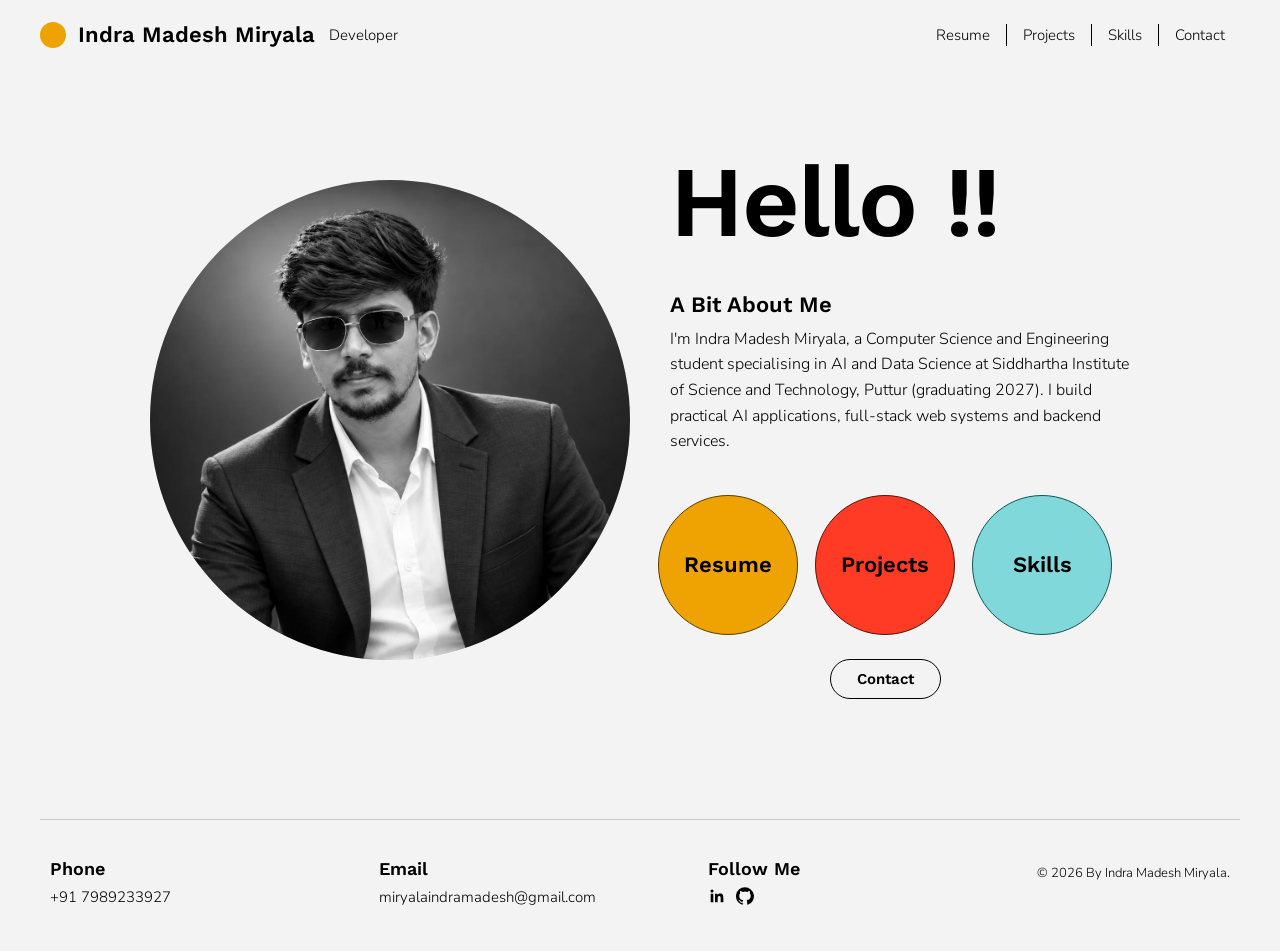
<file: index.html>
<!doctype html>
<html lang="en">
<head>
  <meta charset="utf-8" />
  <meta name="viewport" content="width=device-width, initial-scale=1" />
  <title>Indra Madesh Miryala | Developer</title>
  <meta name="description" content="Indra Madesh Miryala, AI-focused software developer and B.Tech Computer Science (AI & Data Science) student." />
  <meta property="og:title" content="Indra Madesh Miryala | Developer" />
  <meta property="og:description" content="Indra Madesh Miryala, AI-focused software developer and B.Tech Computer Science (AI & Data Science) student." />
  <meta property="og:type" content="website" />
  <link rel="icon" href="data:image/svg+xml,<svg xmlns='http://www.w3.org/2000/svg' viewBox='0 0 64 64'><circle cx='32' cy='32' r='30' fill='%23EEA302'/></svg>" />
  <link rel="preconnect" href="https://fonts.googleapis.com" />
  <link rel="preconnect" href="https://fonts.gstatic.com" crossorigin />
  <link href="https://fonts.googleapis.com/css2?family=Nunito+Sans:wght@300;400;700&family=Work+Sans:wght@600&display=swap" rel="stylesheet" />
  <link rel="stylesheet" href="styles.css" />
</head>
<!-- Content comes from content.js. Edit that file, not this one. -->
<body data-page="home">
  <a class="skip-link" href="#main">Skip to content</a>
  <header class="site-header" data-site-header></header>
  <main id="main" data-site-main>
    <noscript><div class="container page"><p>Please enable JavaScript to view this site.</p></div></noscript>
  </main>
  <footer class="site-footer" data-site-footer></footer>
  <script src="content.js"></script>
  <script src="site.js"></script>
</body>
</html>
</file>
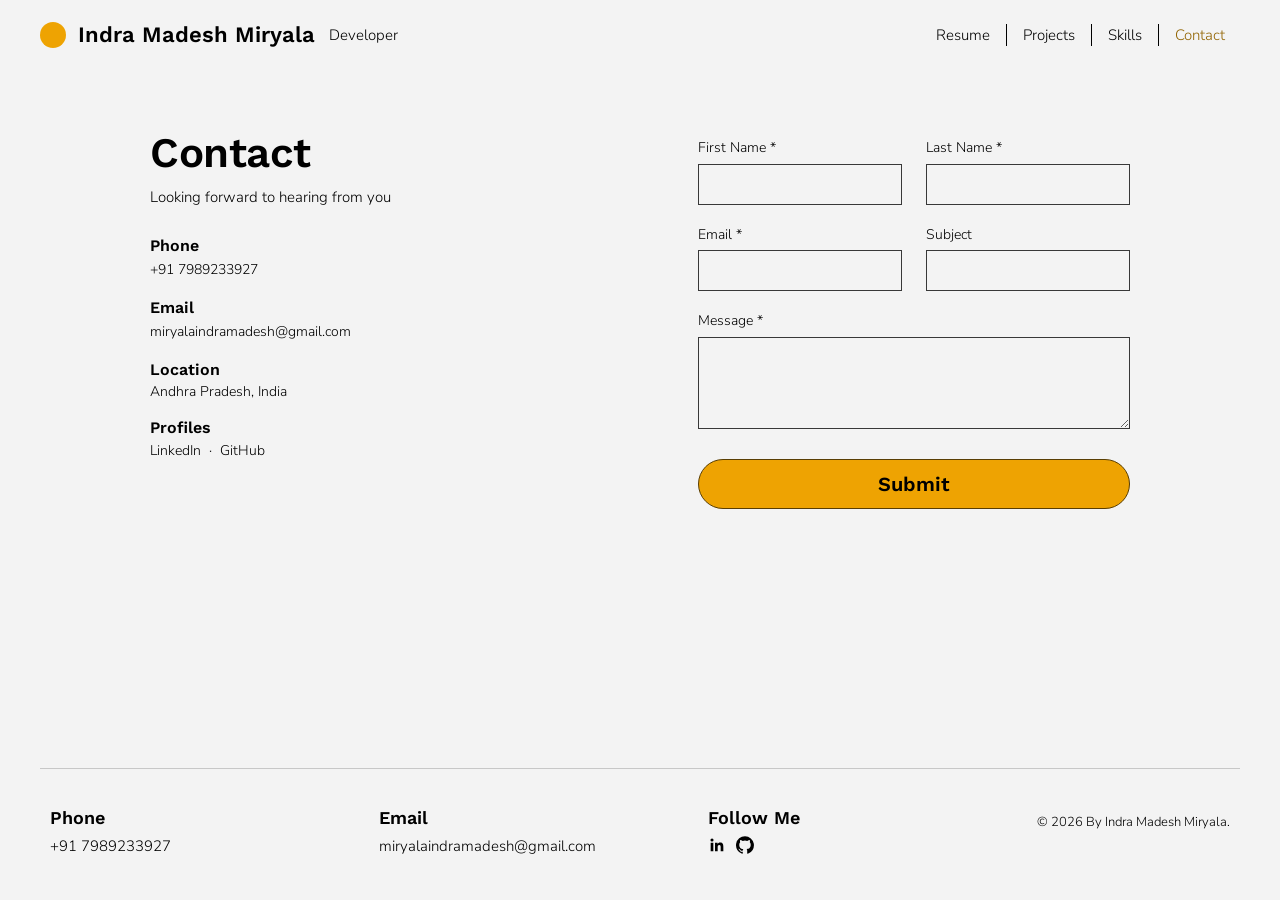
<file: contact.html>
<!doctype html>
<html lang="en">
<head>
  <meta charset="utf-8" />
  <meta name="viewport" content="width=device-width, initial-scale=1" />
  <title>Contact | Indra Madesh Miryala</title>
  <meta name="description" content="Contact Indra Madesh Miryala about internships and developer roles." />
  <meta property="og:title" content="Contact | Indra Madesh Miryala" />
  <meta property="og:description" content="Contact Indra Madesh Miryala about internships and developer roles." />
  <meta property="og:type" content="website" />
  <link rel="icon" href="data:image/svg+xml,<svg xmlns='http://www.w3.org/2000/svg' viewBox='0 0 64 64'><circle cx='32' cy='32' r='30' fill='%23EEA302'/></svg>" />
  <link rel="preconnect" href="https://fonts.googleapis.com" />
  <link rel="preconnect" href="https://fonts.gstatic.com" crossorigin />
  <link href="https://fonts.googleapis.com/css2?family=Nunito+Sans:wght@300;400;700&family=Work+Sans:wght@600&display=swap" rel="stylesheet" />
  <link rel="stylesheet" href="styles.css" />
</head>
<!-- Content comes from content.js. Edit that file, not this one. -->
<body data-page="contact">
  <a class="skip-link" href="#main">Skip to content</a>
  <header class="site-header" data-site-header></header>
  <main id="main" data-site-main>
    <noscript><div class="container page"><p>Please enable JavaScript to view this site.</p></div></noscript>
  </main>
  <footer class="site-footer" data-site-footer></footer>
  <script src="content.js"></script>
  <script src="site.js"></script>
</body>
</html>
</file>
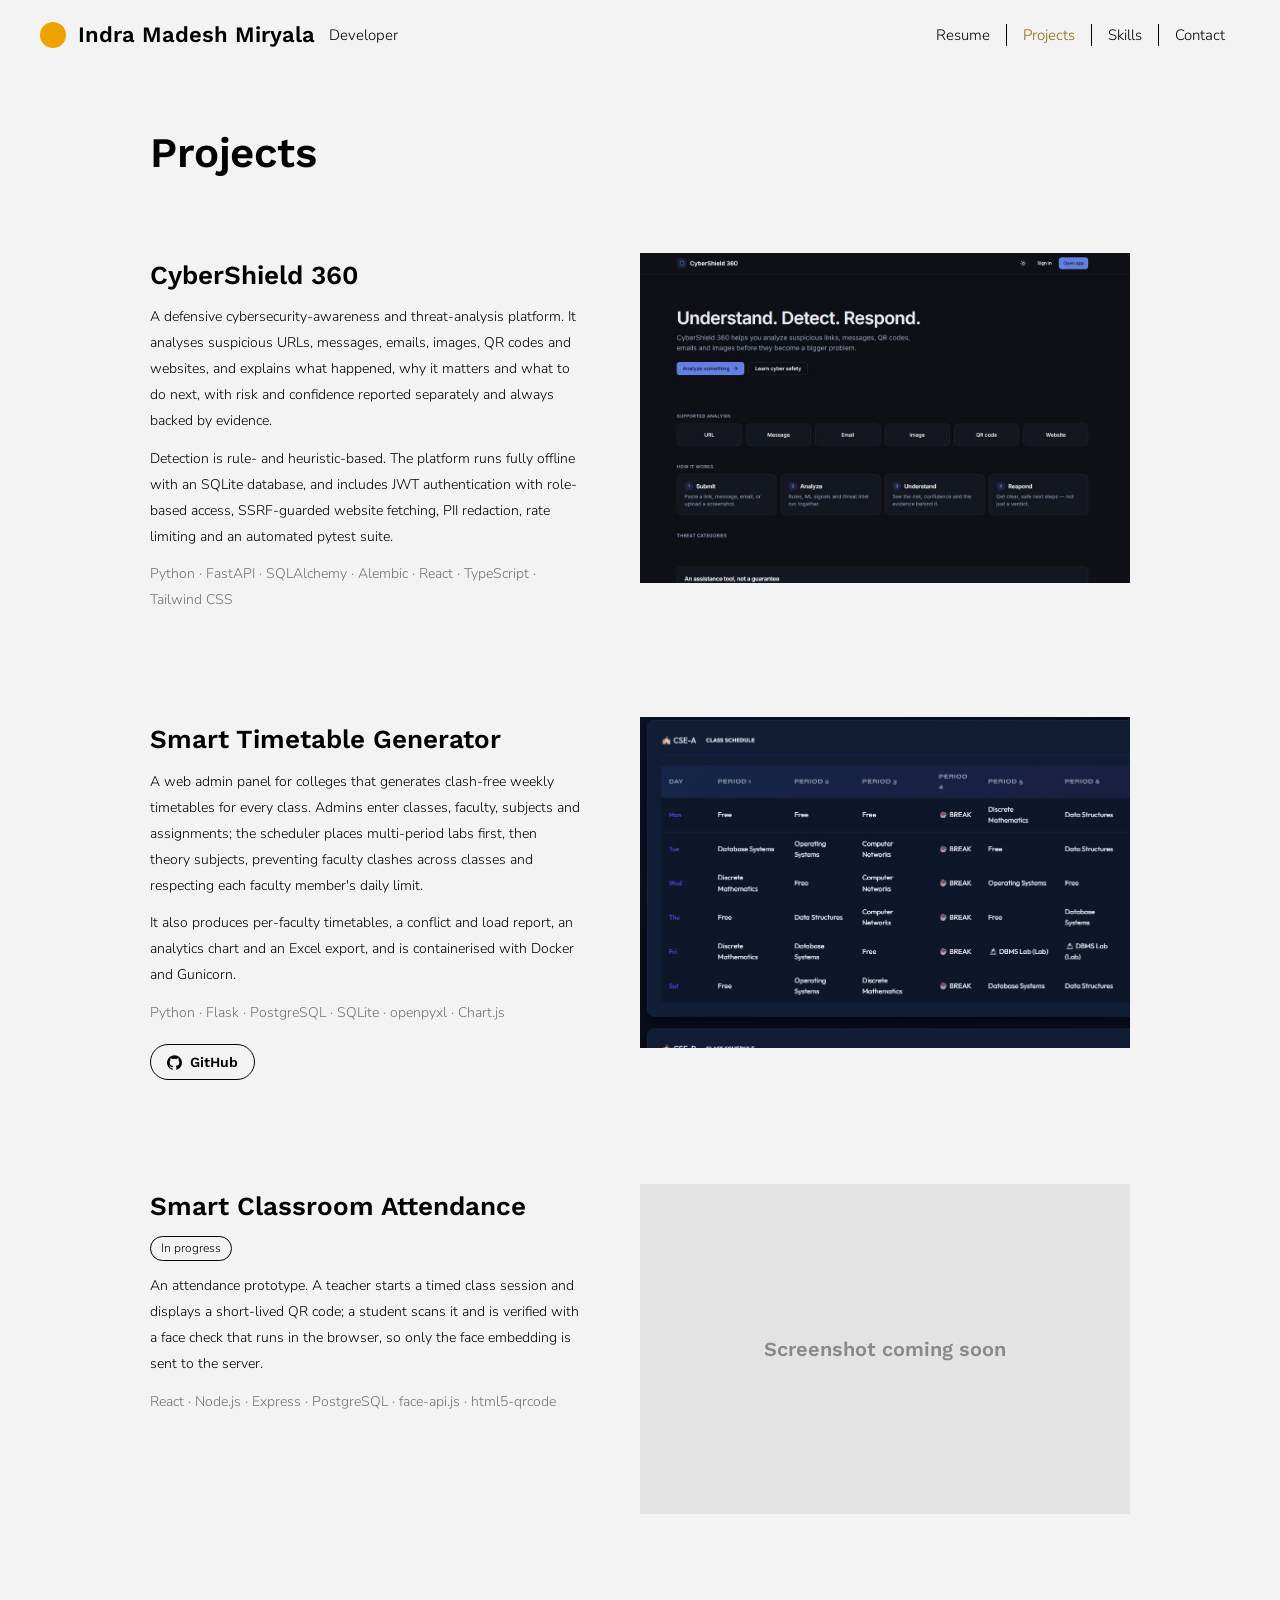
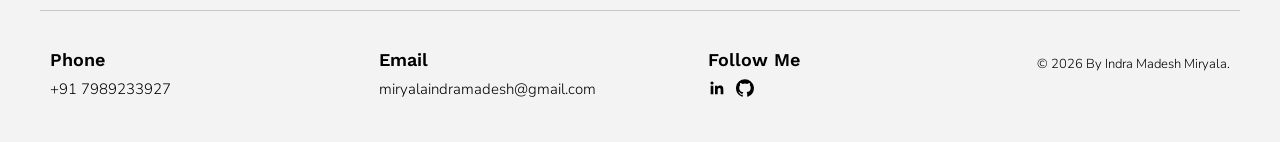
<file: projects.html>
<!doctype html>
<html lang="en">
<head>
  <meta charset="utf-8" />
  <meta name="viewport" content="width=device-width, initial-scale=1" />
  <title>Projects | Indra Madesh Miryala</title>
  <meta name="description" content="Projects by Indra Madesh Miryala: CyberShield 360, Smart Timetable Generator and Smart Classroom Attendance." />
  <meta property="og:title" content="Projects | Indra Madesh Miryala" />
  <meta property="og:description" content="Projects by Indra Madesh Miryala: CyberShield 360, Smart Timetable Generator and Smart Classroom Attendance." />
  <meta property="og:type" content="website" />
  <link rel="icon" href="data:image/svg+xml,<svg xmlns='http://www.w3.org/2000/svg' viewBox='0 0 64 64'><circle cx='32' cy='32' r='30' fill='%23EEA302'/></svg>" />
  <link rel="preconnect" href="https://fonts.googleapis.com" />
  <link rel="preconnect" href="https://fonts.gstatic.com" crossorigin />
  <link href="https://fonts.googleapis.com/css2?family=Nunito+Sans:wght@300;400;700&family=Work+Sans:wght@600&display=swap" rel="stylesheet" />
  <link rel="stylesheet" href="styles.css" />
</head>
<!-- Content comes from content.js. Edit that file, not this one. -->
<body data-page="projects">
  <a class="skip-link" href="#main">Skip to content</a>
  <header class="site-header" data-site-header></header>
  <main id="main" data-site-main>
    <noscript><div class="container page"><p>Please enable JavaScript to view this site.</p></div></noscript>
  </main>
  <footer class="site-footer" data-site-footer></footer>
  <script src="content.js"></script>
  <script src="site.js"></script>
</body>
</html>
</file>
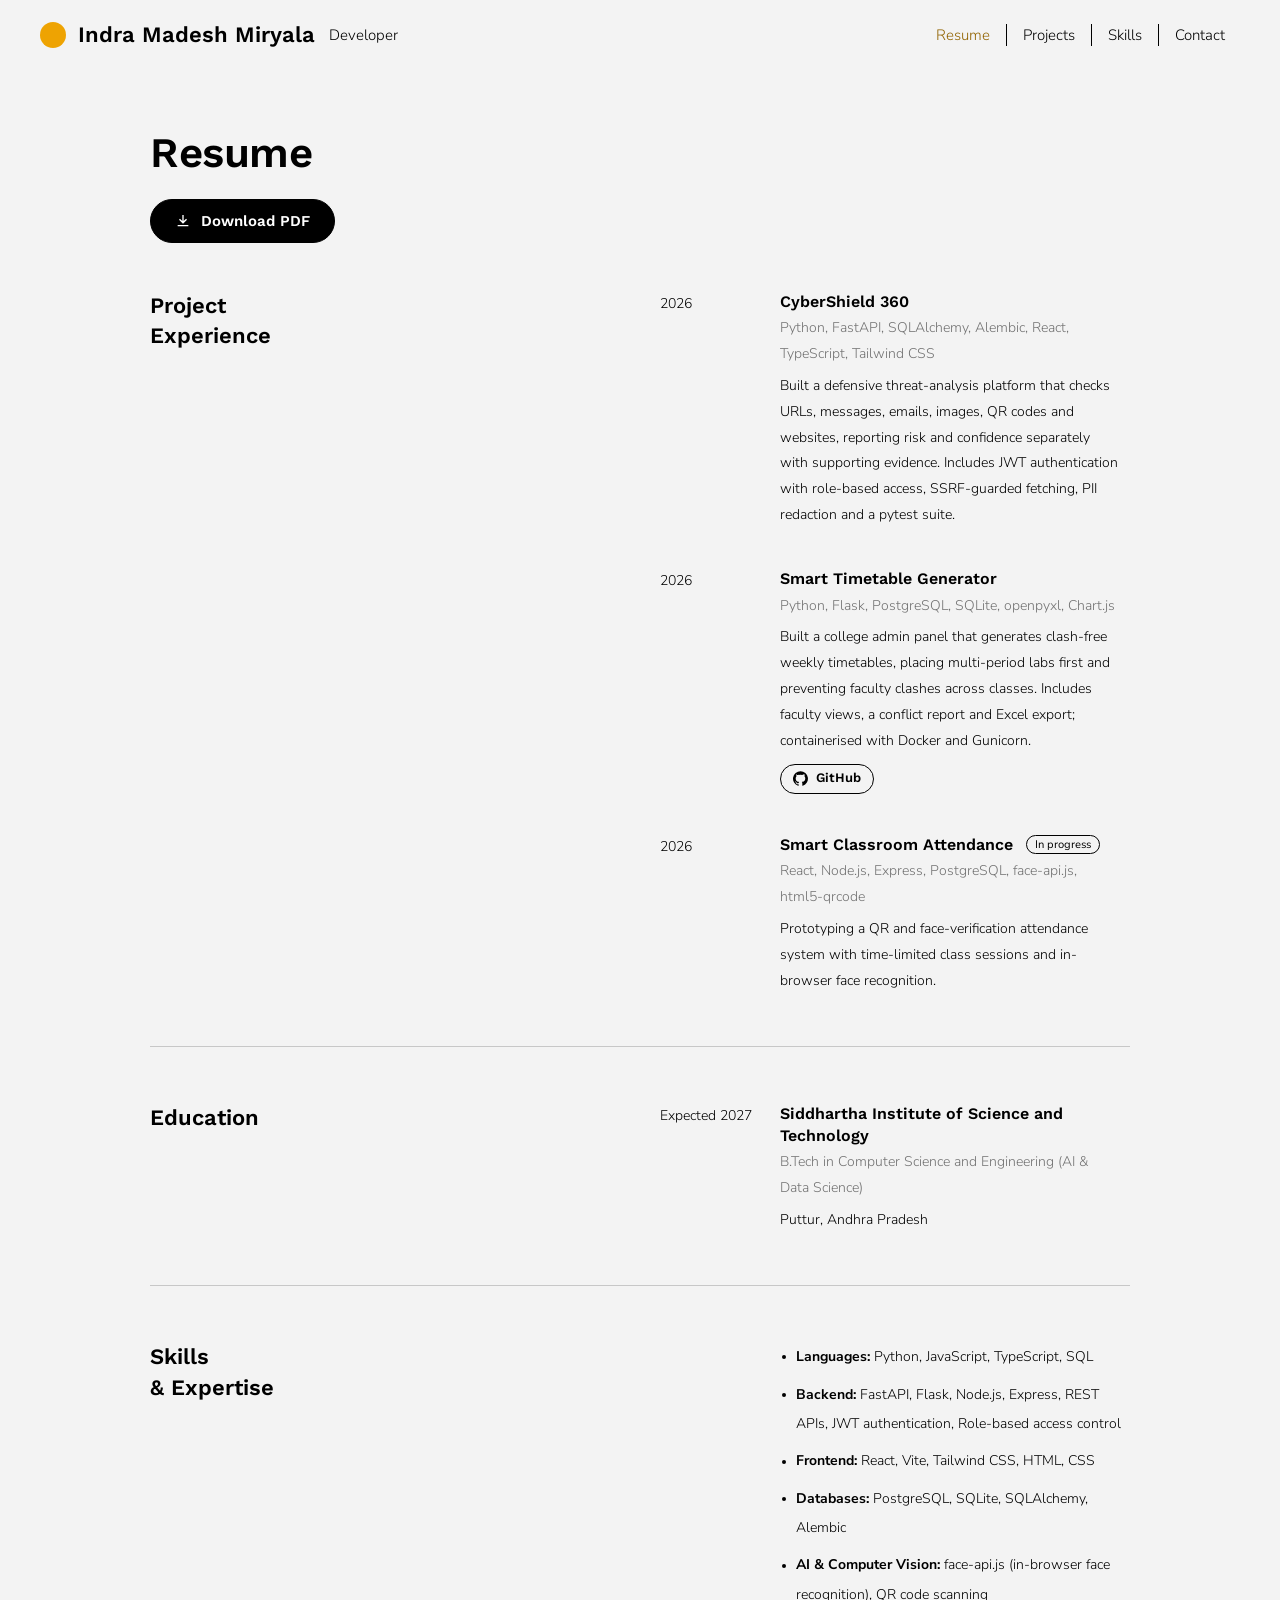
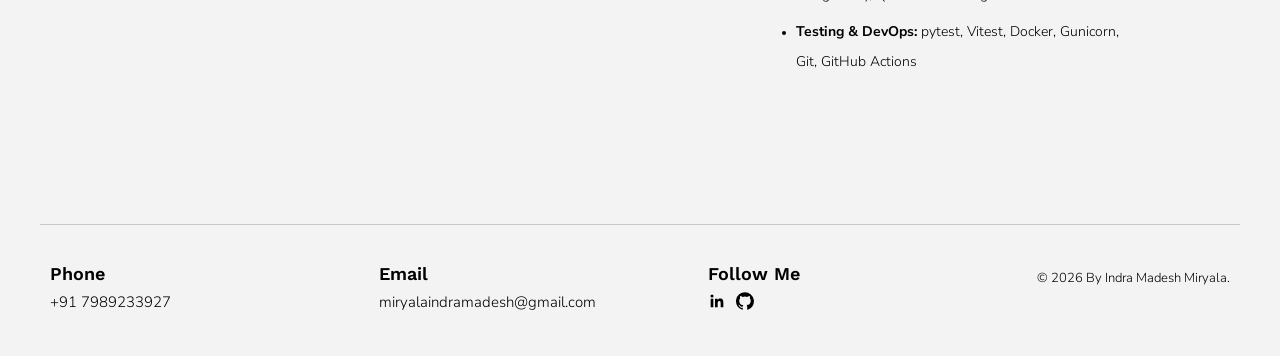
<file: resume.html>
<!doctype html>
<html lang="en">
<head>
  <meta charset="utf-8" />
  <meta name="viewport" content="width=device-width, initial-scale=1" />
  <title>Resume | Indra Madesh Miryala</title>
  <meta name="description" content="Resume of Indra Madesh Miryala: projects, education and technical skills." />
  <meta property="og:title" content="Resume | Indra Madesh Miryala" />
  <meta property="og:description" content="Resume of Indra Madesh Miryala: projects, education and technical skills." />
  <meta property="og:type" content="website" />
  <link rel="icon" href="data:image/svg+xml,<svg xmlns='http://www.w3.org/2000/svg' viewBox='0 0 64 64'><circle cx='32' cy='32' r='30' fill='%23EEA302'/></svg>" />
  <link rel="preconnect" href="https://fonts.googleapis.com" />
  <link rel="preconnect" href="https://fonts.gstatic.com" crossorigin />
  <link href="https://fonts.googleapis.com/css2?family=Nunito+Sans:wght@300;400;700&family=Work+Sans:wght@600&display=swap" rel="stylesheet" />
  <link rel="stylesheet" href="styles.css" />
</head>
<!-- Content comes from content.js. Edit that file, not this one. -->
<body data-page="resume">
  <a class="skip-link" href="#main">Skip to content</a>
  <header class="site-header" data-site-header></header>
  <main id="main" data-site-main>
    <noscript><div class="container page"><p>Please enable JavaScript to view this site.</p></div></noscript>
  </main>
  <footer class="site-footer" data-site-footer></footer>
  <script src="content.js"></script>
  <script src="site.js"></script>
</body>
</html>
</file>
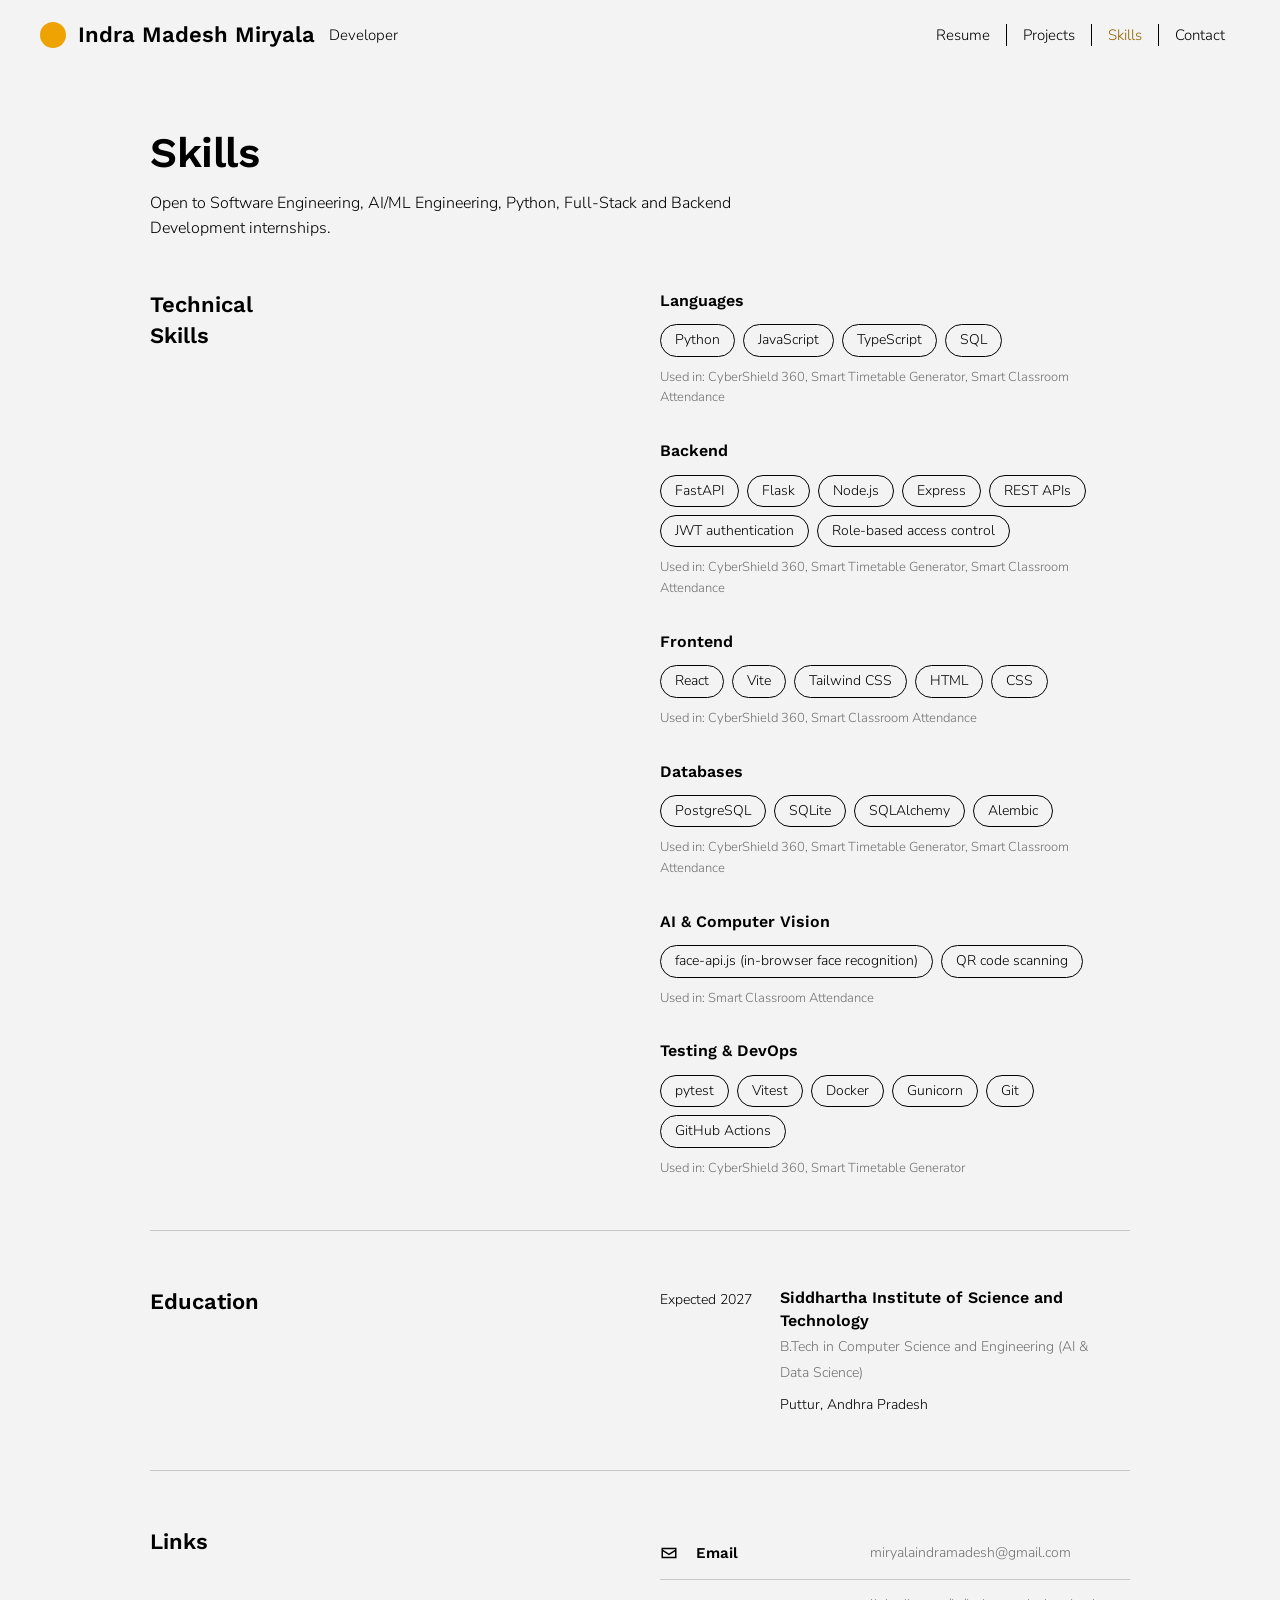
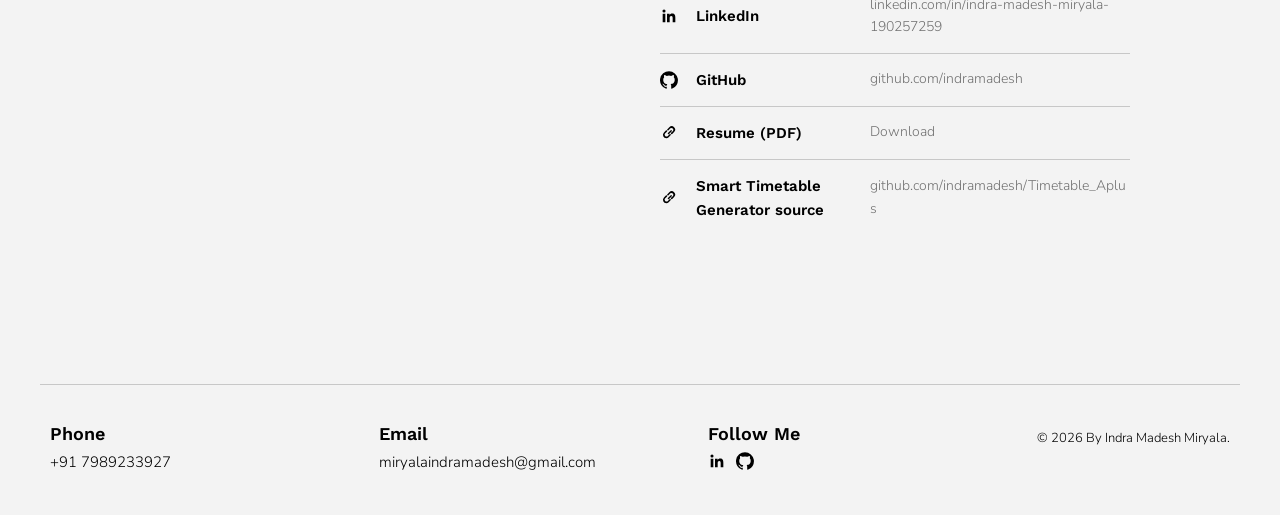
<file: skills.html>
<!doctype html>
<html lang="en">
<head>
  <meta charset="utf-8" />
  <meta name="viewport" content="width=device-width, initial-scale=1" />
  <title>Skills | Indra Madesh Miryala</title>
  <meta name="description" content="Technical skills, education, achievements and links for Indra Madesh Miryala." />
  <meta property="og:title" content="Skills | Indra Madesh Miryala" />
  <meta property="og:description" content="Technical skills, education, achievements and links for Indra Madesh Miryala." />
  <meta property="og:type" content="website" />
  <link rel="icon" href="data:image/svg+xml,<svg xmlns='http://www.w3.org/2000/svg' viewBox='0 0 64 64'><circle cx='32' cy='32' r='30' fill='%23EEA302'/></svg>" />
  <link rel="preconnect" href="https://fonts.googleapis.com" />
  <link rel="preconnect" href="https://fonts.gstatic.com" crossorigin />
  <link href="https://fonts.googleapis.com/css2?family=Nunito+Sans:wght@300;400;700&family=Work+Sans:wght@600&display=swap" rel="stylesheet" />
  <link rel="stylesheet" href="styles.css" />
</head>
<!-- Content comes from content.js. Edit that file, not this one. -->
<body data-page="skills">
  <a class="skip-link" href="#main">Skip to content</a>
  <header class="site-header" data-site-header></header>
  <main id="main" data-site-main>
    <noscript><div class="container page"><p>Please enable JavaScript to view this site.</p></div></noscript>
  </main>
  <footer class="site-footer" data-site-footer></footer>
  <script src="content.js"></script>
  <script src="site.js"></script>
</body>
</html>
</file>
<file: styles.css>
/* ==========================================================
   Indra Madesh Miryala — portfolio
   Recreates the Wix "Creative CV" template (#2846, demo "nicol-rider").
   Palette, type scale and widths are read from the template's theme.
   ========================================================== */

:root {
  /* Template palette */
  --bg: #f3f3f3;              /* color_11  page background */
  --ink: #000000;             /* color_15  text */
  --rule: #c7c7c7;            /* color_13  dividers */
  --muted: #727272;           /* color_6 */
  --orange: #eea302;          /* color_42  Resume circle, Submit */
  --orange-dark: #593e03;     /* color_43 */
  --red: #ff3b25;             /* color_23  Projects circle */
  --red-dark: #55140c;        /* color_25 */
  --teal: #80d8da;            /* color_28  Contact circle */
  --teal-dark: #135454;       /* color_30 */
  --active: #926402;          /* color_18  active nav link */

  /* Template fonts: Work Sans SemiBold + Avenir Light (Nunito Sans is the closest free match) */
  --font-head: "Work Sans", Arial, sans-serif;
  --font-body: "Nunito Sans", "Avenir Next", Avenir, Arial, sans-serif;

  --site-width: 980px;
  --gutter: 40px;
}

*,
*::before,
*::after { box-sizing: border-box; }

html { -webkit-text-size-adjust: 100%; }

body {
  margin: 0;
  min-height: 100vh;
  display: flex;
  flex-direction: column;
  background: var(--bg);
  color: var(--ink);
  font-family: var(--font-body);
  font-weight: 300;
  font-size: 16px;
  line-height: 1.6;
  -webkit-font-smoothing: antialiased;
}

h1, h2, h3, p, ul { margin: 0; }
h1, h2, h3 { font-family: var(--font-head); font-weight: 600; }
img { display: block; max-width: 100%; }
a { color: inherit; }
b, strong { font-weight: 700; }
[hidden] { display: none !important; }

:focus-visible { outline: 2px solid var(--active); outline-offset: 3px; }

.skip-link {
  position: absolute;
  left: 16px;
  top: -60px;
  z-index: 100;
  padding: 8px 14px;
  background: var(--ink);
  color: #fff;
  text-decoration: none;
}
.skip-link:focus { top: 12px; }

.container {
  width: 100%;
  max-width: calc(var(--site-width) + 2 * 24px);
  margin: 0 auto;
  padding: 0 24px;
}

main { flex: 1; }

/* ---------- Header ---------- */
.site-header {
  display: flex;
  align-items: center;
  justify-content: space-between;
  gap: 24px;
  padding: 22px var(--gutter);
}
.brand {
  display: inline-flex;
  align-items: center;
  gap: 12px;
  text-decoration: none;
}
.brand-dot {
  width: 26px;
  height: 26px;
  border-radius: 50%;
  background: var(--orange);
  flex: none;
}
.brand-name {
  font-family: var(--font-head);
  font-weight: 600;
  font-size: 22px;
  line-height: 1;
}
.brand-role { font-size: 15px; line-height: 1; margin-left: 2px; }

.nav {
  display: flex;
  padding: 0;
  list-style: none;
}
.nav li + li { border-left: 1px solid var(--ink); }
.nav a {
  display: block;
  padding: 0 16px;
  font-size: 15px;
  line-height: 22px;
  text-decoration: none;
  transition: color 0.2s ease;
}
.nav li:last-child a { padding-right: 15px; }
.nav a:hover,
.nav a[aria-current="page"] { color: var(--active); }

/* ---------- Footer ---------- */
.site-footer { padding: 0 var(--gutter) 40px; }
.footer-inner {
  display: grid;
  grid-template-columns: repeat(3, 1fr) auto;
  gap: 24px;
  padding: 36px 10px 0;
  border-top: 1px solid var(--rule);
}
.footer-col h2 {
  font-size: 18px;
  line-height: 1.4;
  margin-bottom: 4px;
}
.footer-col p,
.footer-col a { font-size: 15px; }
.footer-col a { text-decoration: none; }
.footer-col a:hover { text-decoration: underline; }
.social { display: flex; gap: 10px; margin-top: 6px; }
.social a { display: inline-flex; }
.social svg { width: 18px; height: 18px; fill: var(--ink); transition: fill 0.2s ease; }
.social a:hover svg { fill: var(--active); }
.copyright { font-size: 13px; line-height: 1.4; padding-top: 8px; }

/* ---------- Page title (Resume / Projects / Contact) ---------- */
.page { padding-top: 56px; padding-bottom: 96px; }
.page-title {
  font-size: 42px;
  line-height: 1.3;
  letter-spacing: -0.01em;
}

/* ---------- Home ---------- */
.hero {
  display: flex;
  align-items: center;
  justify-content: center;
  gap: 40px;
  min-height: calc(100vh - 70px - 140px);
  padding: 72px 24px 120px;
}
.hero-photo {
  position: relative;
  width: 480px;
  height: 480px;
  flex: none;
  border-radius: 50%;
  overflow: hidden;
  background: #d9d9d9;
}
/* Initials show only while assets/photo.jpg is missing */
.hero-photo::before {
  content: "IM";
  position: absolute;
  inset: 0;
  display: grid;
  place-items: center;
  font-family: var(--font-head);
  font-weight: 600;
  font-size: 120px;
  color: #a8a8a8;
}
.hero-photo img {
  position: relative;
  width: 100%;
  height: 100%;
  object-fit: cover;
  filter: grayscale(100%);
}
.hero-text { max-width: 460px; }
.hello {
  font-size: 100px;
  line-height: 1.2;
  letter-spacing: -0.02em;
}
.about-title {
  margin-top: 28px;
  font-size: 22px;
  line-height: 1.4;
}
.about-text { margin-top: 6px; line-height: 1.6; }

.circle-block {
  /* Shrinks to the width of the three circles so the Contact button centres under the middle one */
  display: inline-flex;
  flex-direction: column;
  align-items: center;
  margin-top: 40px;
  margin-left: -12px;
}
.circles { display: flex; gap: 17px; }
.circle {
  display: grid;
  place-items: center;
  width: 140px;
  height: 140px;
  border-radius: 50%;
  border: 1px solid;
  font-family: var(--font-head);
  font-weight: 600;
  font-size: 22px;
  text-decoration: none;
  color: var(--ink);
  transition: background-color 0.25s ease;
}
.circle-orange { background: var(--orange); border-color: var(--orange-dark); }
.circle-red { background: var(--red); border-color: var(--red-dark); }
.circle-teal { background: var(--teal); border-color: var(--teal-dark); }
.circle:hover { background: var(--bg); }

/* Small Contact button under the circles */
.btn-contact {
  display: inline-flex;
  align-items: center;
  justify-content: center;
  height: 40px;
  margin-top: 24px;
  padding: 0 26px;
  border: 1px solid var(--ink);
  border-radius: 999px;
  font-family: var(--font-head);
  font-weight: 600;
  font-size: 15px;
  text-decoration: none;
  transition: background-color 0.2s ease, color 0.2s ease;
}
.btn-contact:hover { background: var(--ink); color: var(--bg); }

/* ---------- Resume ---------- */
.resume-actions { margin-top: 18px; }
.btn-dark {
  display: inline-flex;
  align-items: center;
  gap: 10px;
  height: 44px;
  padding: 0 24px;
  background: var(--ink);
  color: #fff;
  border: 1px solid var(--ink);
  border-radius: 999px;
  font-family: var(--font-head);
  font-weight: 600;
  font-size: 15px;
  text-decoration: none;
  transition: background-color 0.2s ease, color 0.2s ease;
}
.btn-dark svg { width: 16px; height: 16px; fill: currentColor; }
.btn-dark:hover { background: transparent; color: var(--ink); }
.resume-section {
  display: grid;
  grid-template-columns: 1fr 470px;
  gap: 24px;
  padding: 56px 0 52px;
}
.resume-section + .resume-section { border-top: 1px solid var(--rule); }
.resume-section:first-of-type { padding-top: 48px; }
.resume-section > h2 {
  font-size: 22px;
  line-height: 1.4;
  max-width: 150px;
}
.timeline { display: grid; gap: 40px; }
.tl-item {
  display: grid;
  grid-template-columns: 120px 1fr;
  gap: 0;
}
.tl-date { font-size: 14px; line-height: 1.7; padding-top: 1px; }
.tl-title {
  font-size: 16px;
  line-height: 1.4;
}
.tl-body p { font-size: 14px; line-height: 1.85; margin-top: 6px; max-width: 340px; }
.tl-body .tl-meta { margin-top: 2px; color: var(--muted); }
.bullet-list {
  padding-left: 120px;
  list-style: none;
}
.bullet-list li {
  position: relative;
  padding-left: 16px;
  font-size: 14px;
  line-height: 2.1;
  max-width: 360px;
}
.bullet-list li::before {
  content: "";
  position: absolute;
  left: 2px;
  top: 0.95em;
  width: 4px;
  height: 4px;
  border-radius: 50%;
  background: var(--ink);
}
.bullet-list li + li { margin-top: 8px; }

/* ---------- Projects ---------- */
.project {
  display: grid;
  grid-template-columns: 1fr 490px;
  gap: 48px;
  align-items: start;
  padding-top: 104px;
}
.project:first-of-type { padding-top: 72px; }
.project h2 {
  font-size: 26px;
  line-height: 1.3;
  padding-top: 6px;
}
.project-body { max-width: 430px; }
.project-body p { font-size: 14px; line-height: 1.85; margin-top: 12px; }
.project-tags { color: var(--muted); }
.status {
  display: inline-block;
  margin-top: 12px;
  padding: 2px 10px;
  border: 1px solid var(--ink);
  border-radius: 999px;
  font-size: 12px;
  line-height: 1.6;
}
.project-links { display: flex; flex-wrap: wrap; gap: 10px; margin-top: 18px; }
.link-btn {
  display: inline-flex;
  align-items: center;
  gap: 8px;
  height: 36px;
  padding: 0 16px;
  border: 1px solid var(--ink);
  border-radius: 999px;
  font-family: var(--font-head);
  font-weight: 600;
  font-size: 14px;
  text-decoration: none;
  transition: background-color 0.2s ease, color 0.2s ease;
}
.link-btn svg { width: 15px; height: 15px; fill: currentColor; flex: none; }
.link-btn:hover { background: var(--ink); color: var(--bg); }
.project-links-sm { margin-top: 10px; gap: 8px; }
.project-links-sm .link-btn { height: 30px; padding: 0 12px; font-size: 13px; }
.project-media {
  margin: 0;
  aspect-ratio: 350 / 236;
  overflow: hidden;
  background: #e3e3e3;
}
.project-media img { width: 100%; height: 100%; object-fit: cover; object-position: top left; }
.project-media.placeholder {
  display: grid;
  place-items: center;
  font-family: var(--font-head);
  font-weight: 600;
  font-size: 20px;
  color: #8a8a8a;
  text-align: center;
  padding: 24px;
}

/* ---------- Contact ---------- */
.contact-grid {
  display: grid;
  grid-template-columns: 1fr 432px;
  gap: 48px;
  align-items: start;
}
.contact-intro p.lead { font-size: 15px; margin-top: 4px; }
.contact-item { margin-top: 26px; }
.contact-item + .contact-item { margin-top: 14px; }
.contact-item h2 { font-size: 16px; line-height: 1.4; }
.contact-item p, .contact-item a { font-size: 14px; }
.contact-item a { text-decoration: none; }
.contact-item a:hover { text-decoration: underline; }

.form { display: grid; grid-template-columns: 1fr 1fr; gap: 14px 24px; padding-top: 12px; }
.field { display: flex; flex-direction: column; gap: 6px; }
.field.full { grid-column: 1 / -1; }
.field label { font-size: 14px; line-height: 1.4; }
.field input,
.field textarea {
  width: 100%;
  height: 41px;
  padding: 8px 10px;
  background: transparent;
  border: 1px solid #383838;
  border-radius: 0;
  color: var(--ink);
  font: inherit;
  font-size: 15px;
}
.field textarea { height: 92px; resize: vertical; }
.field input:focus,
.field textarea:focus { outline: none; border-color: var(--ink); box-shadow: inset 0 0 0 1px var(--ink); }
.field[data-invalid="true"] input,
.field[data-invalid="true"] textarea { border-color: #c4161c; box-shadow: inset 0 0 0 1px #c4161c; }
.error { font-size: 12px; color: #c4161c; }
.btn-submit {
  grid-column: 1 / -1;
  height: 50px;
  margin-top: 10px;
  border: 1px solid var(--orange-dark);
  border-radius: 999px;
  background: var(--orange);
  color: var(--ink);
  font-family: var(--font-head);
  font-weight: 600;
  font-size: 20px;
  cursor: pointer;
  transition: background-color 0.25s ease;
}
.btn-submit:hover { background: var(--bg); }
.form-status { grid-column: 1 / -1; font-size: 14px; min-height: 1.6em; }

/* ==========================================================
   Responsive
   ========================================================== */
@media (max-width: 1080px) {
  .hero-photo { width: 380px; height: 380px; }
  .hello { font-size: 84px; }
  .project, .resume-section { grid-template-columns: 1fr 1fr; }
  .contact-grid { grid-template-columns: 1fr 1.2fr; }
}

@media (max-width: 820px) {
  :root { --gutter: 20px; }

  .site-header { flex-direction: column; align-items: flex-start; gap: 14px; padding: 18px var(--gutter); }
  .nav li:first-child a { padding-left: 0; }
  .brand-name { font-size: 19px; white-space: nowrap; }

  .hero { flex-direction: column; gap: 32px; min-height: 0; padding: 32px 20px 72px; }
  .hero-photo { width: min(300px, 80vw); height: min(300px, 80vw); }
  .hero-photo::before { font-size: 80px; }
  .hello { font-size: 64px; }
  .circle-block { margin-left: 0; }
  .circles { gap: 12px; }
  .circle { width: 100px; height: 100px; font-size: 17px; }

  .page { padding-top: 32px; padding-bottom: 64px; }
  .container { padding: 0 20px; }
  .page-title { font-size: 34px; }

  .resume-section { grid-template-columns: 1fr; gap: 20px; padding: 40px 0; }
  .resume-section > h2 { max-width: none; }
  .tl-item { grid-template-columns: 1fr; }
  .tl-date { color: var(--muted); }
  .bullet-list { padding-left: 0; }

  .project, .project:first-of-type { grid-template-columns: 1fr; gap: 20px; padding-top: 56px; }
  .project-media { order: -1; }

  .contact-grid { grid-template-columns: 1fr; gap: 32px; }

  .footer-inner { grid-template-columns: 1fr 1fr; padding: 28px 0 0; }
}

@media (max-width: 420px) {
  .brand-role { display: none; }
  .form { grid-template-columns: 1fr; }
  .footer-inner { grid-template-columns: 1fr; }
  .circle { width: 92px; height: 92px; font-size: 16px; }
}

@media (prefers-reduced-motion: reduce) {
  * { transition: none !important; }
}

/* ---------- Skills page ---------- */
.page-lead { margin-top: 10px; font-size: 16px; max-width: 620px; }
.skill-groups { display: grid; gap: 32px; }
.skill-group h3 { font-size: 16px; line-height: 1.4; }
.chips { display: flex; flex-wrap: wrap; gap: 8px; margin-top: 12px; padding: 0; list-style: none; }
.chips li {
  padding: 4px 14px;
  border: 1px solid var(--ink);
  border-radius: 999px;
  font-size: 14px;
  line-height: 1.6;
  background: transparent;
  transition: background-color 0.2s ease;
}
.chips li:hover { background: #fff; }
.used-in { margin-top: 10px; font-size: 13px; color: var(--muted); }

.link-list { display: grid; padding: 0; list-style: none; }
.link-list li + li { border-top: 1px solid var(--rule); }
.link-list a {
  display: grid;
  grid-template-columns: 22px 160px 1fr;
  align-items: center;
  gap: 14px;
  padding: 14px 0;
  text-decoration: none;
}
.link-icon svg { width: 18px; height: 18px; fill: var(--ink); display: block; }
.link-label { font-family: var(--font-head); font-weight: 600; font-size: 15px; }
.link-url { font-size: 14px; color: var(--muted); overflow-wrap: anywhere; }
.link-list a:hover .link-url { color: var(--active); text-decoration: underline; }
.link-list a:hover .link-icon svg { fill: var(--active); }

.status-inline { margin: 0 0 0 8px; padding: 0 8px; font-family: var(--font-body); font-weight: 400; font-size: 11px; vertical-align: 2px; }
.text-link { text-underline-offset: 3px; }
.text-link:hover { color: var(--active); }
.tl-body p .text-link { font-size: 14px; }

@media (max-width: 820px) {
  .link-list a { grid-template-columns: 22px 1fr; row-gap: 2px; }
  .link-url { grid-column: 2; }
}
</file>
